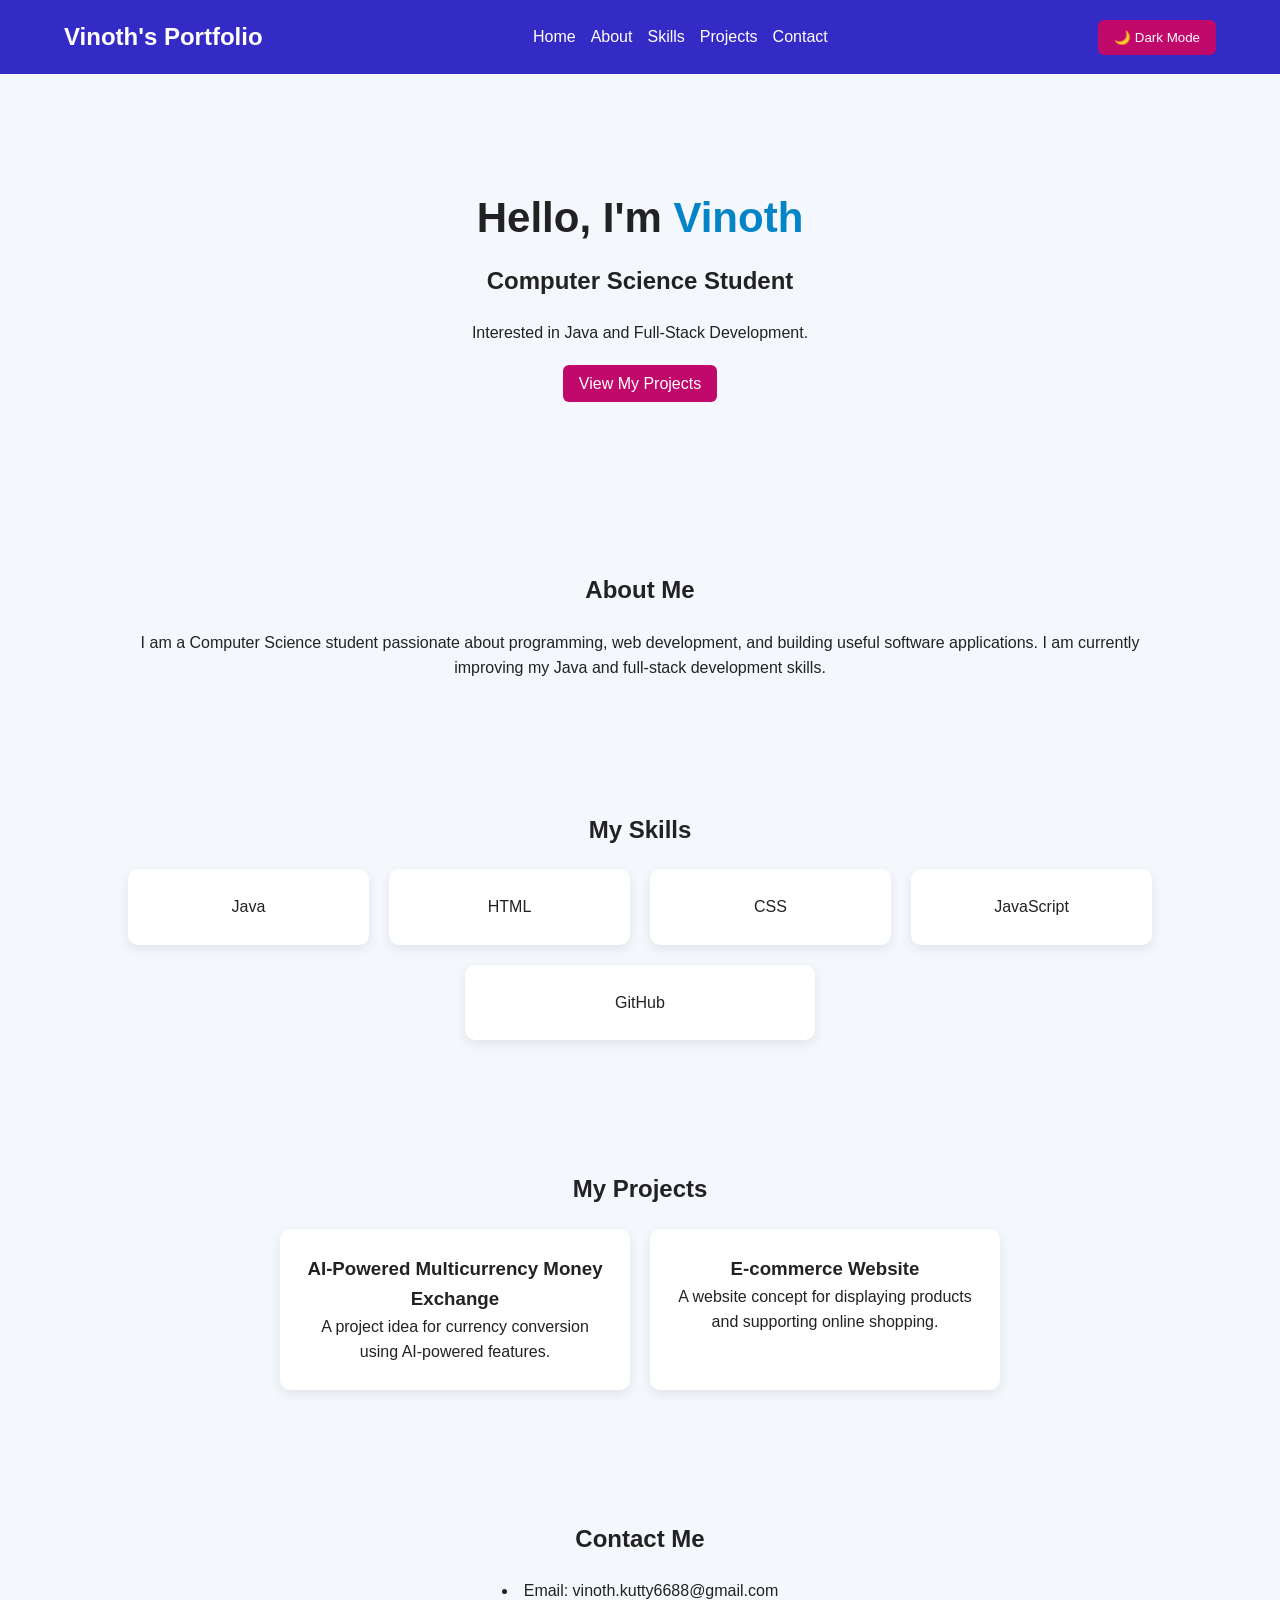
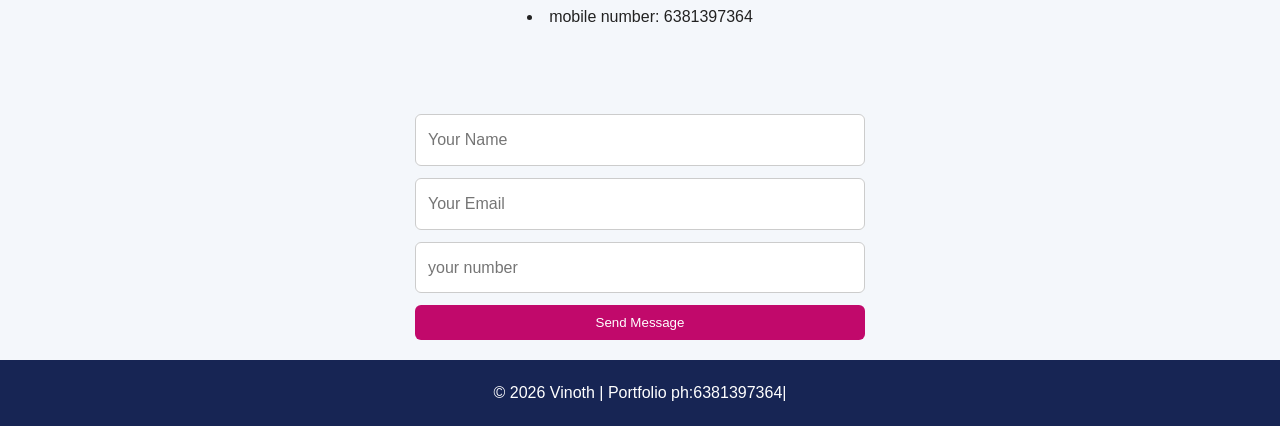
<file: index.html>
<!DOCTYPE html>
<html lang="en">
<head>
    <meta charset="UTF-8">
    <meta name="viewport" content="width=device-width, initial-scale=1.0">
    <title>Vinoth | Portfolio</title>
    <link rel="stylesheet" href="style.css">
</head>
<body>

    <header>
        <h2>Vinoth's Portfolio</h2>
        <nav>
            <a href="#home">Home</a>
            <a href="#about">About</a>
            <a href="#skills">Skills</a>
            <a href="#projects">Projects</a>
            <a href="#contact">Contact</a>
        </nav>
        <button id="themeBtn">🌙 Dark Mode</button>
    </header>

    <section id="home">
        <h1>Hello, I'm <span>Vinoth</span></h1>
        <h2>Computer Science Student</h2>
        <p>Interested in Java and Full-Stack Development.</p>
        <a href="#projects" class="btn">View My Projects</a>
    </section>

    <section id="about">
        <h2>About Me</h2>
        <p>
            I am a Computer Science student passionate about programming,
            web development, and building useful software applications.
            I am currently improving my Java and full-stack development skills.
        </p>
    </section>

    <section id="skills">
        <h2>My Skills</h2>
        <div class="skills-container">
            <div class="card">Java</div>
            <div class="card">HTML</div>
            <div class="card">CSS</div>
            <div class="card">JavaScript</div>
            <div class="card">GitHub</div>
        </div>
    </section>

    <section id="projects">
        <h2>My Projects</h2>

        <div class="projects-container">
            <div class="card">
                <h3>AI-Powered Multicurrency Money Exchange</h3>
                <p>A project idea for currency conversion using AI-powered features.</p>
            </div>

            <div class="card">
                <h3>E-commerce Website</h3>
                <p>A website concept for displaying products and supporting online shopping.</p>
            </div>
        </div>
    </section>

    <section id="contact">
        <h2>Contact Me</h2>
        <li>Email: vinoth.kutty6688@gmail.com</li>
        <li> mobile number: 6381397364</li>
    </section>      
        <form id="contactForm">
            <input type="text" id="name" placeholder="Your Name" required>
            <input type="email" id="email" placeholder="Your Email" required>
            <input type="mobile number" id="mobile number" placeholder="your number"
            <textarea id="message" placeholder="Your Message" required></textarea>
            <button type="submit">Send Message</button>
        </form>

        <p id="status"></p>
    </section>

    <footer>
        <p>© 2026 Vinoth | Portfolio ph:6381397364|</p>
    </footer>

    <script src="script.js"></script>
</body>
</html>
</file>
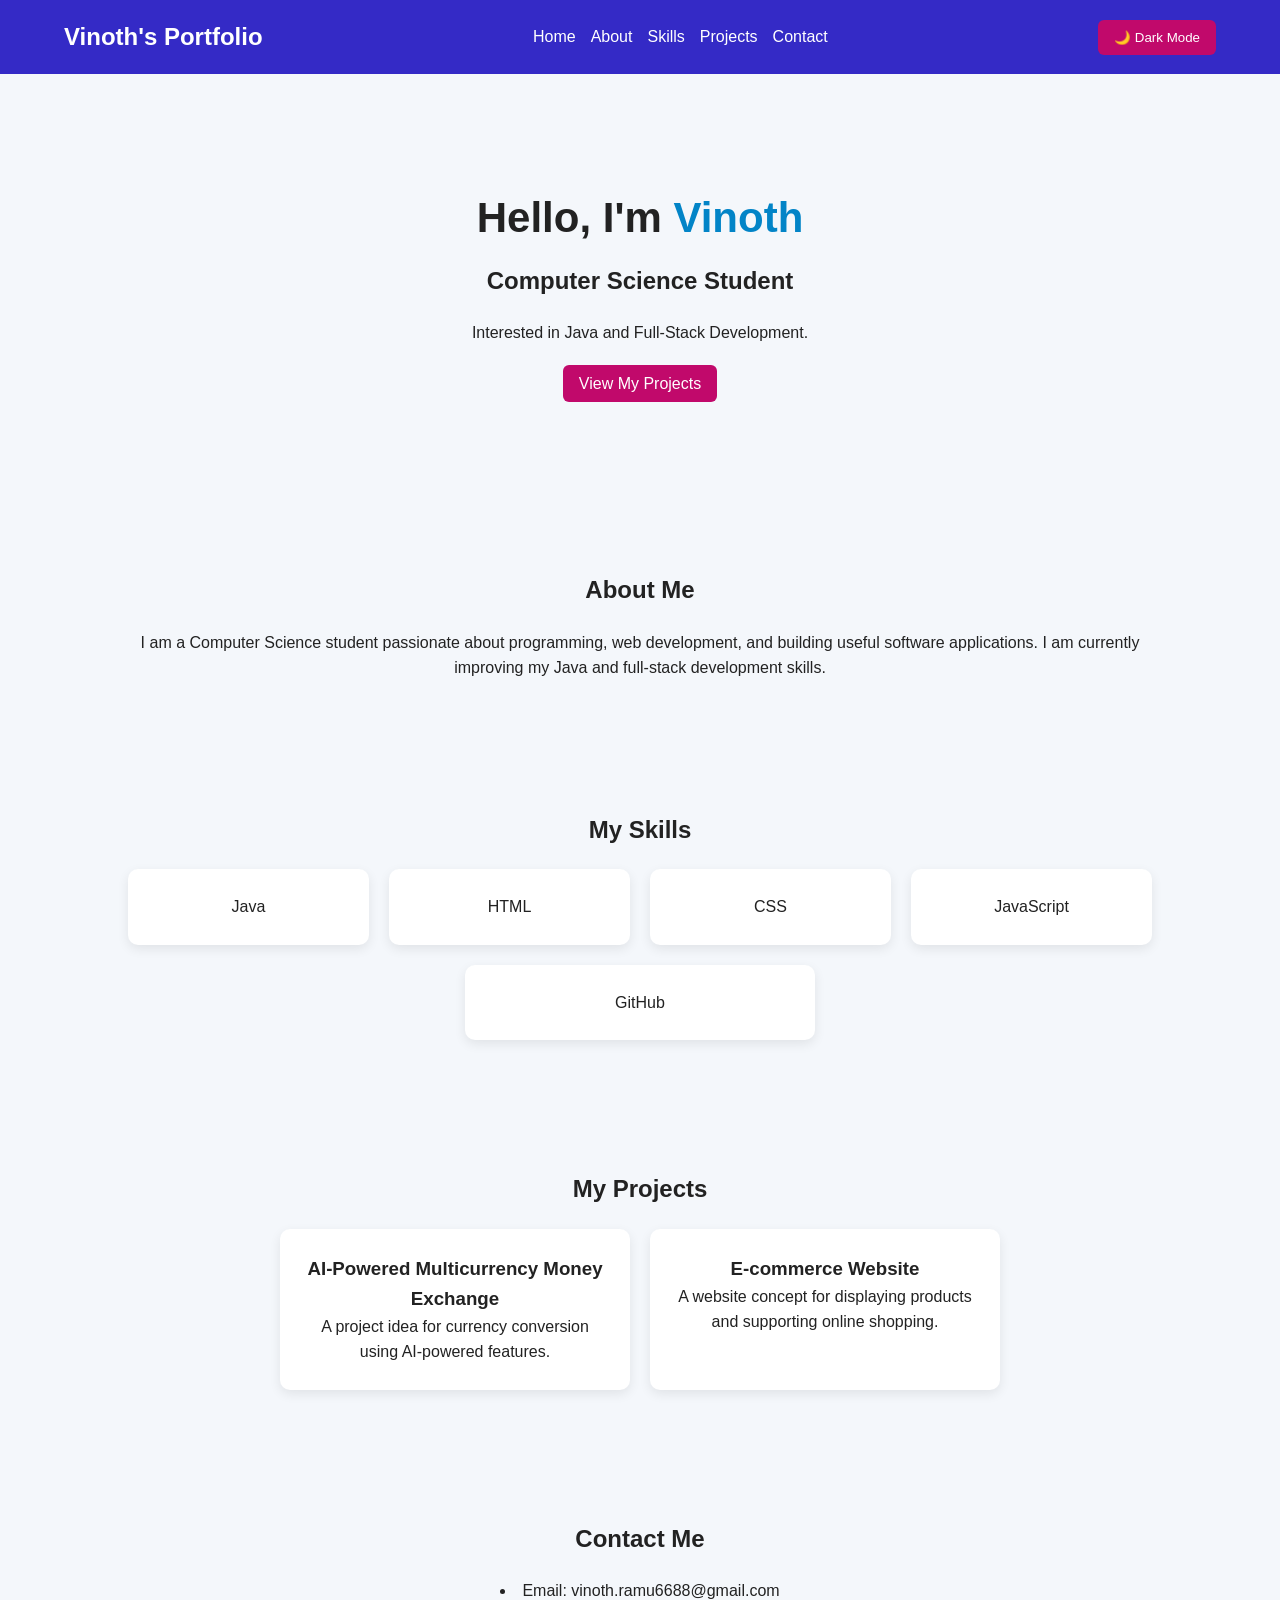
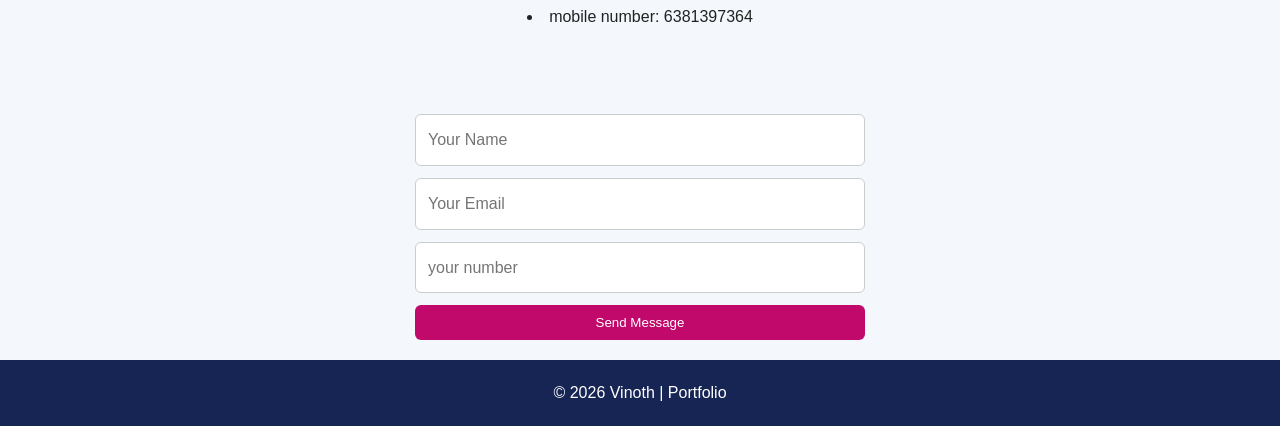
<file: portfolio2.html>
<!DOCTYPE html>
<html lang="en">
<head>
    <meta charset="UTF-8">
    <meta name="viewport" content="width=device-width, initial-scale=1.0">
    <title>Vinoth | Portfolio</title>
    <link rel="stylesheet" href="style.css">
</head>
<body>

    <header>
        <h2>Vinoth's Portfolio</h2>
        <nav>
            <a href="#home">Home</a>
            <a href="#about">About</a>
            <a href="#skills">Skills</a>
            <a href="#projects">Projects</a>
            <a href="#contact">Contact</a>
        </nav>
        <button id="themeBtn">🌙 Dark Mode</button>
    </header>

    <section id="home">
        <h1>Hello, I'm <span>Vinoth</span></h1>
        <h2>Computer Science Student</h2>
        <p>Interested in Java and Full-Stack Development.</p>
        <a href="#projects" class="btn">View My Projects</a>
    </section>

    <section id="about">
        <h2>About Me</h2>
        <p>
            I am a Computer Science student passionate about programming,
            web development, and building useful software applications.
            I am currently improving my Java and full-stack development skills.
        </p>
    </section>

    <section id="skills">
        <h2>My Skills</h2>
        <div class="skills-container">
            <div class="card">Java</div>
            <div class="card">HTML</div>
            <div class="card">CSS</div>
            <div class="card">JavaScript</div>
            <div class="card">GitHub</div>
        </div>
    </section>

    <section id="projects">
        <h2>My Projects</h2>

        <div class="projects-container">
            <div class="card">
                <h3>AI-Powered Multicurrency Money Exchange</h3>
                <p>A project idea for currency conversion using AI-powered features.</p>
            </div>

            <div class="card">
                <h3>E-commerce Website</h3>
                <p>A website concept for displaying products and supporting online shopping.</p>
            </div>
        </div>
    </section>

    <section id="contact">
        <h2>Contact Me</h2>
        <li>Email: vinoth.ramu6688@gmail.com</li>
       <li> mobile number: 6381397364</li>
</section>      
        <form id="contactForm">
            <input type="text" id="name" placeholder="Your Name" required>
            <input type="email" id="email" placeholder="Your Email" required>
            <input type="mobile number" id="mobile number" placeholder="your number"
            <textarea id="message" placeholder="Your Message" required></textarea>
            <button type="submit">Send Message</button>
        </form>

        <p id="status"></p>
    </section>

    <footer>
        <p>© 2026 Vinoth | Portfolio</p>
    </footer>

    <script src="script.js"></script>
</body>
</html>
</file>
<file: style.css>
* {
    margin: 0;
    padding: 0;
    box-sizing: border-box;
    scroll-behavior: smooth;
}

body {
    font-family: Arial, sans-serif;
    background: #f4f7fb;
    color: #222;
    line-height: 1.6;
    transition: 0.3s;
}

header {
    background: #342ac6;
    color: white;
    padding: 18px 5%;
    display: flex;
    justify-content: space-between;
    align-items: center;
    flex-wrap: wrap;
    gap: 15px;
}

nav {
    display: flex;
    flex-wrap: wrap;
    gap: 15px;
}

nav a {
    color: white;
    text-decoration: none;
}

nav a:hover {
    color: #38bdf8;
}

button, .btn {
    background: #c1096b;
    color: white;
    border: none;
    padding: 10px 16px;
    border-radius: 6px;
    cursor: pointer;
    text-decoration: rgb(207, 74, 74);
}

button:hover, .btn:hover {
    background: #0369a1;
}

section {
    padding: 65px 10%;
    text-align: center;
}

#home {
    padding: 110px 10%;
}

#home h1 {
    font-size: 42px;
    margin-bottom: 10px;
}

#home span {
    color: #0284c7;
}

#home p {
    margin: 15px 0 25px;
}

section h2 {
    margin-bottom: 20px;
}

.skills-container, .projects-container {
    display: flex;
    justify-content: center;
    flex-wrap: wrap;
    gap: 20px;
}

.card {
    background: white;
    padding: 25px;
    border-radius: 10px;
    box-shadow: 0 4px 12px #00000015;
    flex: 1 1 200px;
    max-width: 350px;
    transition: transform 0.1s;
}

.card:hover {
    transform: translateY(-5px);
}

form {
    max-width: 450px;
    margin: 20px auto;
    display: flex;
    flex-direction: column;
    gap: 12px;
}

input, textarea {
    padding: 12px;
    border: 1px solid #ccc;
    border-radius: 6px;
    font: inherit;
}

textarea {
    min-height: 120px;
    resize: vertical;
}

footer {
    background: #172554;
    color: white;
    text-align: center;
    padding: 20px;
}

/* Dark mode */
body.dark {
    background: #111827;
    color: #f9fafb;
}

body.dark .card {
    background: #1f2937;
    color: white;
}

body.dark input,
body.dark textarea {
    background: #1f2937;
    color: white;
    border-color: #4b5563;
}

body.dark #about,
body.dark #skills,
body.dark #projects,
body.dark #contact {
    background: #111827;
}

/* Mobile and tablet screens */
@media (max-width: 768px) {
    header {
        flex-direction: column;
    }

    nav {
        justify-content: center;
    }

    #home h1 {
        font-size: 32px;
    }

    section {
        padding: 45px 6%;
    }
}
</file>
